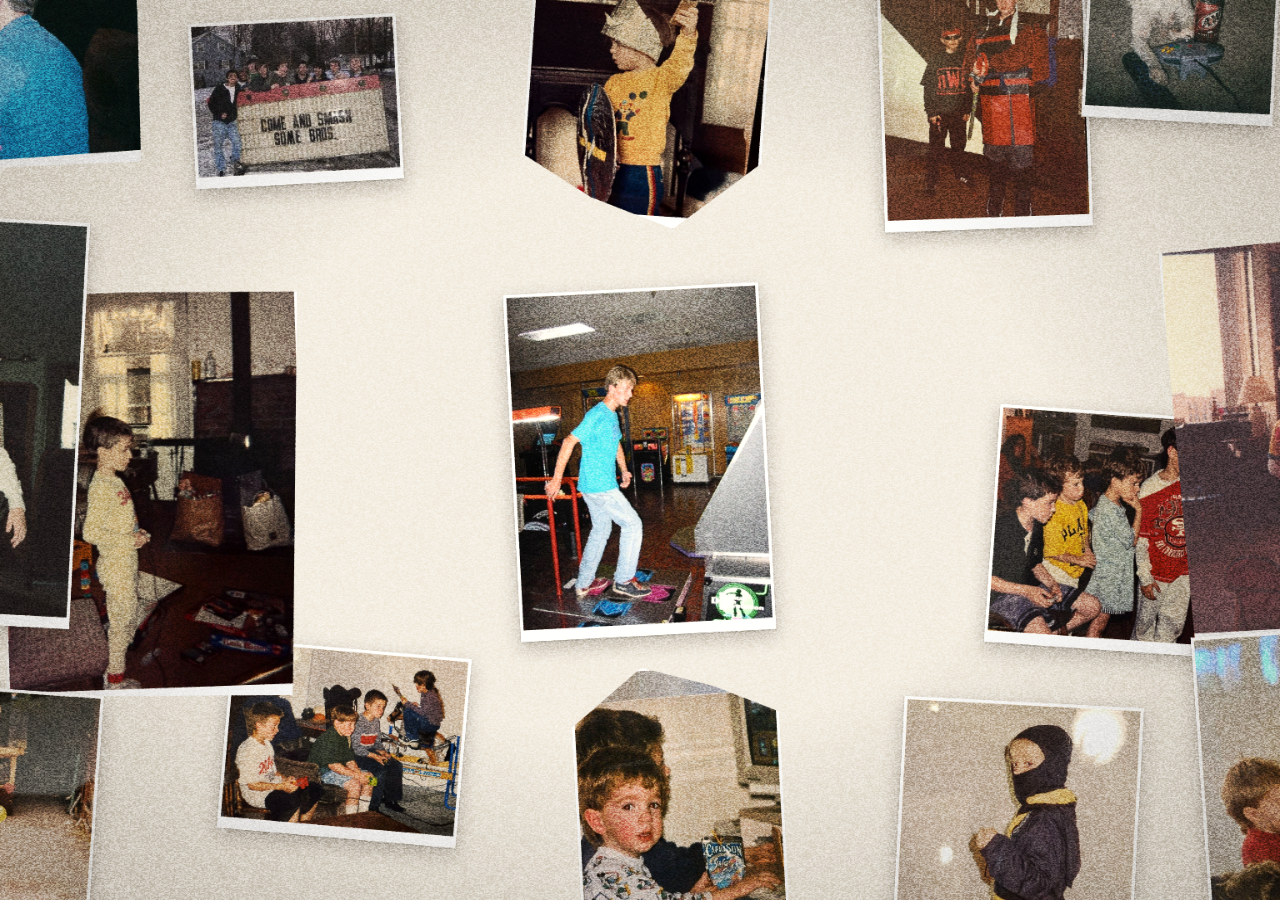
<file: collage-only.html>
<!DOCTYPE html>
<html lang="en">
<head>
  <meta charset="UTF-8" />
  <meta name="viewport" content="width=device-width, initial-scale=1.0" />
  <title>Supersaurus — Collage Background</title>
  <style>
    * { box-sizing: border-box; }
    html, body {
      margin: 0;
      padding: 0;
      background: #f4eee2;
      overflow: hidden;
      height: 100%;
      width: 100%;
      font-family: -apple-system, BlinkMacSystemFont, "Segoe UI", Roboto, sans-serif;
    }

    .collage-bg {
      position: fixed;
      inset: 0;
      overflow: hidden;
      pointer-events: none;
      z-index: 1;
    }
    /* Fixed-design stage: 1920x1080 reference, transform-scaled to cover iframe.
       Slots use % of stage so the composition keeps its proportions at any aspect. */
    .collage-stage {
      position: absolute;
      top: 50%;
      left: 50%;
      width: 1920px;
      height: 1080px;
      transform: translate(-50%, -50%) scale(var(--stage-scale, 1));
      transform-origin: center;
    }
    .collage-img {
      position: absolute;
      object-fit: cover;
      box-shadow:
        0 1px 2px rgba(0, 0, 0, 0.18),
        0 8px 22px rgba(40, 25, 10, 0.25);
      filter: sepia(0.18) saturate(1.05) contrast(1.02);
      background: #fff;
      padding: 4px 4px 14px 4px;
    }

    /* Montage drift wrapper: each slot cross-fades and slides slowly. */
    .collage-slot {
      position: absolute;
      animation: driftFade var(--dur, 22s) ease-in-out infinite;
      animation-delay: var(--dly, 0s);
      will-change: transform, opacity;
    }
    .collage-slot > .collage-img {
      position: static;
      left: auto;
      top: auto;
      width: 100%;
      display: block;
    }
    @keyframes driftFade {
      0%   { transform: translate(var(--dx0, -4vw), var(--dy0, 0));  opacity: 0; }
      15%  {                                                         opacity: 1; }
      85%  {                                                         opacity: 1; }
      100% { transform: translate(var(--dx1,  4vw), var(--dy1, 0));  opacity: 0; }
    }
    .collage-vignette {
      position: fixed;
      inset: 0;
      pointer-events: none;
      z-index: 2;
      background: radial-gradient(
        ellipse at center,
        transparent 45%,
        rgba(30, 20, 10, 0.25) 100%
      );
    }
    .film-grain {
      position: fixed;
      inset: 0;
      width: 100%;
      height: 100%;
      pointer-events: none;
      mix-blend-mode: overlay;
      opacity: 0.42;
      z-index: 3;
    }

    .chris-sweat {
      position: absolute;
      pointer-events: none;
      overflow: visible;
      z-index: 4;
    }
    .sweat-drop {
      position: absolute;
      left: var(--x, 30%);
      top: var(--y, 20%);
      width: calc(15px * var(--scale, 1));
      height: calc(22px * var(--scale, 1));
      opacity: 0;
      filter: drop-shadow(0 1px 1.5px rgba(0, 0, 0, 0.25));
      animation: drip 2.4s cubic-bezier(0.5, 0, 0.75, 0) infinite;
      animation-delay: var(--delay, 0s);
    }
    .sweat-drop--splash {
      animation-name: dripSplash;
      animation-timing-function: linear;
      transform-origin: 50% 100%;
    }
    @keyframes drip {
      0%   { transform: translateY(0) scale(0.4);  opacity: 0; }
      12%  { transform: translateY(2px) scale(0.8); opacity: 0.5; }
      25%  { transform: translateY(6px) scale(1);   opacity: 1; }
      70%  { transform: translateY(195px) scale(1); opacity: 1; }
      100% { transform: translateY(280px) scale(1.2); opacity: 0; }
    }
    @keyframes dripSplash {
      0%   { transform: translateY(0) scale(0.4);                        opacity: 0; }
      10%  { transform: translateY(2px) scale(0.8);                      opacity: 0.5; }
      20%  { transform: translateY(6px) scale(1);                        opacity: 1; }
      62%  { transform: translateY(195px) scale(1);                      opacity: 1; }
      68%  { transform: translateY(195px) scaleX(2.2) scaleY(0.25);      opacity: 1; }
      78%  { transform: translateY(195px) scaleX(1.6) scaleY(0.35);      opacity: 0.6; }
      100% { transform: translateY(195px) scaleX(0.9) scaleY(0.15);      opacity: 0; }
    }

    .sweat-ripple {
      position: absolute;
      left: var(--x, 30%);
      top: calc(var(--y, 50%) + 195px);
      width: calc(20px * var(--scale, 1));
      height: calc(7px * var(--scale, 1));
      opacity: 0;
      transform: translate(-50%, -50%) scale(0.3);
      animation: ripple 2.4s linear infinite;
      animation-delay: var(--delay, 0s);
      pointer-events: none;
      margin-left: calc(15px * var(--scale, 1) * 0.5);
      margin-top: calc(22px * var(--scale, 1));
    }
    @keyframes ripple {
      0%, 60% { transform: translate(-50%, -50%) scale(0.3); opacity: 0; }
      68%     { transform: translate(-50%, -50%) scale(0.5); opacity: 0.9; }
      82%     { transform: translate(-50%, -50%) scale(1.1); opacity: 0.4; }
      100%    { transform: translate(-50%, -50%) scale(1.7); opacity: 0; }
    }
  </style>
</head>
<body>
  <div class="collage-bg" id="collageBg" aria-hidden="true"></div>
  <canvas class="film-grain" id="filmGrain" aria-hidden="true"></canvas>
  <div class="collage-vignette" aria-hidden="true"></div>

  <script src="collage.js"></script>
  <script src="iframe-scroll-forward.js"></script>
</body>
</html>
</file>
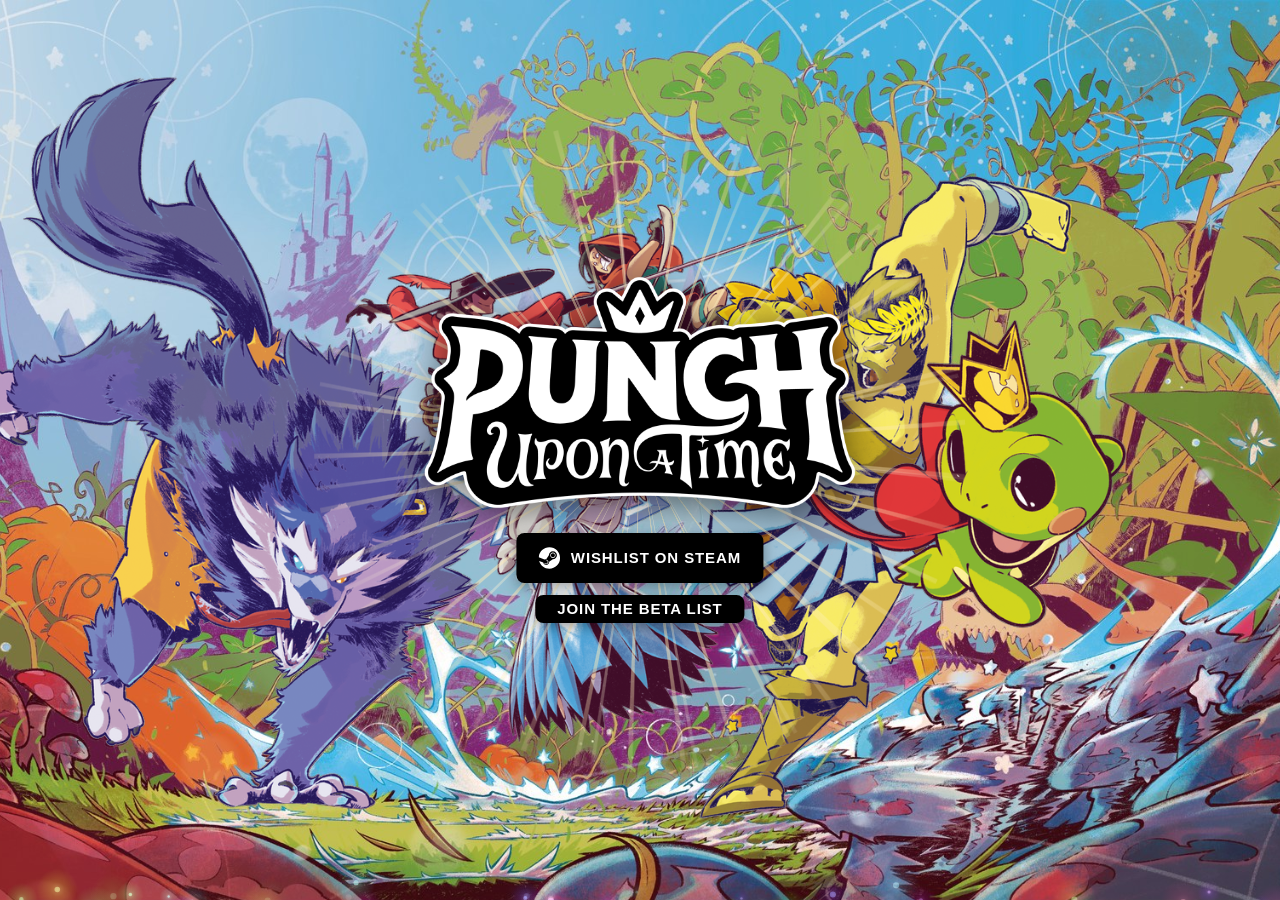
<file: hero-layered.html>
<!DOCTYPE html>
<html lang="en">
<head>
  <meta charset="UTF-8" />
  <meta name="viewport" content="width=device-width, initial-scale=1.0" />
  <title>Supersaurus</title>
  <link rel="stylesheet" href="styles.css" />
</head>
<body>
  <section class="hero" id="hero" aria-label="Hero">
    <img
      src="images/hero/composite.jpg"
      alt="Supersaurus hero composition"
      class="hero-image"
      id="heroImage"
    />
    <canvas class="hero-canvas" id="heroCanvas" aria-hidden="true"></canvas>
    <canvas class="ember-canvas" id="emberCanvas" aria-hidden="true"></canvas>
    <div class="intro-splash" id="introSplash" aria-hidden="true">
      <img src="images/supersaurus.gif" alt="" id="introGif" />
    </div>
    <div class="hero-logo-wrap" id="heroLogoWrap">
      <div class="hero-rays" aria-hidden="true">
        <div class="hero-rays-layer hero-rays-a"></div>
        <div class="hero-rays-layer hero-rays-b"></div>
      </div>
      <img
        src="images/library_logo_transparent.png"
        alt="Punch Upon A Time"
        class="hero-logo"
        id="heroLogo"
      />
      <div class="hero-cta-row">
        <a class="hero-cta" href="https://store.steampowered.com/app/4485570/Punch_Upon_a_Time/?beta=0" target="_blank" rel="noopener noreferrer">
          <svg class="hero-cta-icon" viewBox="0 0 496 512" aria-hidden="true" focusable="false">
            <path fill="currentColor" d="M496 256c0 137-111.2 248-248.4 248-113.8 0-209.6-76.3-239-180.4l95.2 39.3c6.4 32.1 34.9 56.4 68.9 56.4 39.2 0 71.9-32.4 70.2-73.5l84.5-60.2c52.1 1.3 95.8-40.9 95.8-93.5 0-51.6-42-93.5-93.7-93.5s-93.7 42-93.7 93.5v1.2L176.6 279c-15.5-.9-30.7 3.4-43.5 12.1L0 236.1C10.2 108.4 117.1 8 247.6 8 384.8 8 496 119 496 256zM155.7 384.3l-30.5-12.6a52.79 52.79 0 0 0 27.2 25.8c26.9 11.2 57.8-1.6 69-28.4 5.4-13 5.5-27.3.1-40.3-5.4-13-15.5-23.2-28.5-28.6-12.9-5.4-26.7-5.2-38.9-.6l31.5 13c19.8 8.2 29.2 30.9 20.9 50.7-8.3 19.9-31 29.2-50.8 21zm173.8-129.9c-34.4 0-62.4-28-62.4-62.3s28-62.3 62.4-62.3 62.4 28 62.4 62.3-27.9 62.3-62.4 62.3zm.1-15.6c25.9 0 46.9-21 46.9-46.8 0-25.9-21-46.8-46.9-46.8s-46.9 21-46.9 46.8c.1 25.8 21.1 46.8 46.9 46.8z"/>
          </svg>
          <span>Wishlist on Steam</span>
        </a>
        <a class="hero-cta" href="https://store.steampowered.com/" target="_blank" rel="noopener noreferrer">
          <span>Join the Beta List</span>
        </a>
      </div>
    </div>
  </section>

  <script src="intro-splash.js"></script>
  <script src="hero-layered.js"></script>
  <script src="ember-particles.js"></script>
  <script src="iframe-scroll-forward.js"></script>
</body>
</html>
</file>
<file: styles.css>
:root {
  --bar-height: 64px;
  --bar-bg: #000;
  --bar-fg: #fff;
  --accent: #ffffff;
  --logo-size: 40px;
}

* {
  box-sizing: border-box;
}

html,
body {
  margin: 0;
  padding: 0;
  background: #fff;
  color: #fff;
  font-family: -apple-system, BlinkMacSystemFont, "Segoe UI", Roboto, Helvetica,
    Arial, sans-serif;
  overflow: hidden;
  height: 100%;
}

.hero {
  position: relative;
  width: 100%;
  height: 100%;
  line-height: 0;
  overflow: hidden;
  background: #fff;
  animation: hero-screenshake 0.55s cubic-bezier(0.36, 0.07, 0.19, 0.97) 4.5s both;
}

.intro-splash {
  position: fixed;
  top: 50%;
  left: 50%;
  width: 300px;
  height: 300px;
  border-radius: 50%;
  overflow: hidden;
  transform: translate(-50%, -50%) scale(0);
  z-index: 100;
  background: #fff;
  box-shadow: none;
  animation: splash-iris-up 0.7s cubic-bezier(0.34, 1.56, 0.64, 1) both;
}

.intro-splash img {
  width: 100%;
  height: 100%;
  object-fit: cover;
  display: block;
}

.intro-splash.flying {
  animation: none;
  box-shadow: none;
}

.intro-splash.done {
  opacity: 0;
  pointer-events: none;
  transition: opacity 0.25s ease-out;
}

@keyframes splash-iris-up {
  0% {
    transform: translate(-50%, -50%) scale(0);
    opacity: 0;
  }
  60% {
    opacity: 1;
  }
  100% {
    transform: translate(-50%, -50%) scale(1);
    opacity: 1;
  }
}

@media (max-width: 640px) {
  .intro-splash {
    width: 220px;
    height: 220px;
  }
}

@keyframes hero-screenshake {
  0%   { transform: translate(0, 0); }
  8%   { transform: translate(-9px, -6px); }
  18%  { transform: translate(8px, 5px); }
  28%  { transform: translate(-7px, 6px); }
  38%  { transform: translate(5px, -5px); }
  48%  { transform: translate(-4px, 3px); }
  60%  { transform: translate(3px, -2px); }
  72%  { transform: translate(-2px, 1px); }
  85%  { transform: translate(1px, -1px); }
  100% { transform: translate(0, 0); }
}

.hero-image {
  position: absolute;
  inset: 0;
  display: block;
  width: 100%;
  height: 100%;
  object-fit: cover;
  visibility: hidden;
}

.hero-canvas {
  position: absolute;
  display: none;
  pointer-events: none;
}

.hero.parallax-active .hero-canvas {
  display: block;
  transform-origin: center;
  animation: hero-bg-reveal 1.1s cubic-bezier(0.22, 1, 0.36, 1) 2.55s both;
}

.hero.fallback-mode .hero-image {
  visibility: visible;
  transform-origin: center;
  animation: hero-bg-reveal 1.1s cubic-bezier(0.22, 1, 0.36, 1) 2.55s both;
}

@keyframes hero-bg-reveal {
  0%   { opacity: 0; transform: scale(1.1); }
  100% { opacity: 1; transform: scale(1); }
}

.ember-canvas {
  position: absolute;
  inset: 0;
  width: 100%;
  height: 100%;
  pointer-events: none;
  mix-blend-mode: screen;
  opacity: 0;
  animation: hero-fadein 1.2s ease-out 3.85s forwards;
}

@keyframes hero-fadein {
  to { opacity: 1; }
}

.hero-logo-wrap {
  position: absolute;
  top: 30%;
  left: 50%;
  width: 34%;
  max-width: 520px;
  transform: translateX(-50%);
  pointer-events: none;
  z-index: 3;
}

.hero-logo-wrap::after {
  content: "";
  position: absolute;
  top: 50%;
  left: 50%;
  width: 180%;
  aspect-ratio: 1;
  border-radius: 50%;
  background: radial-gradient(
    circle,
    rgba(255, 245, 215, 0.9) 0%,
    rgba(255, 225, 160, 0.55) 22%,
    rgba(255, 200, 100, 0.15) 45%,
    transparent 70%
  );
  transform: translate(-50%, -50%) scale(0);
  opacity: 0;
  pointer-events: none;
  z-index: 1;
  mix-blend-mode: screen;
  animation: hero-logo-flash 1.5s ease-out 3.8s both;
}

@keyframes hero-logo-flash {
  0%   { transform: translate(-50%, -50%) scale(0);   opacity: 0; }
  20%  { transform: translate(-50%, -50%) scale(1.1); opacity: 1; }
  100% { transform: translate(-50%, -50%) scale(2.0); opacity: 0; }
}

.hero-rays {
  position: absolute;
  left: 50%;
  top: 50%;
  width: 150%;
  aspect-ratio: 1 / 1;
  transform: translate(-50%, -50%);
  pointer-events: none;
  z-index: 1;
  mix-blend-mode: screen;
  -webkit-mask-image: radial-gradient(
    circle,
    transparent 0%,
    black 18%,
    black 45%,
    transparent 82%
  );
  mask-image: radial-gradient(
    circle,
    transparent 0%,
    black 18%,
    black 45%,
    transparent 82%
  );
}

.hero-rays-layer {
  position: absolute;
  inset: 0;
  border-radius: 50%;
}

.hero-rays-a {
  background: repeating-conic-gradient(
    from 0deg,
    transparent 0deg,
    transparent 8.4deg,
    rgba(255, 235, 185, 0.5) 8.7deg,
    rgba(255, 235, 185, 0.5) 9.3deg,
    transparent 9.6deg
  );
  animation: hero-rays-spin-a 90s linear infinite;
}

.hero-rays-b {
  background: repeating-conic-gradient(
    from 4deg,
    transparent 0deg,
    transparent 17.5deg,
    rgba(255, 245, 215, 0.4) 17.8deg,
    rgba(255, 245, 215, 0.4) 18.2deg,
    transparent 18.5deg
  );
  animation: hero-rays-spin-b 160s linear infinite reverse;
  opacity: 0.9;
}

@keyframes hero-rays-spin-a {
  from { transform: rotate(0deg); }
  to   { transform: rotate(360deg); }
}

@keyframes hero-rays-spin-b {
  from { transform: rotate(0deg); }
  to   { transform: rotate(360deg); }
}

.hero-logo {
  position: relative;
  display: block;
  width: 100%;
  height: auto;
  z-index: 2;
  filter: drop-shadow(0 6px 18px rgba(0, 0, 0, 0.55));
  opacity: 0;
  animation: hero-logo-explode 1.35s cubic-bezier(0.16, 1, 0.3, 1) 3.75s both;
  transform-origin: center;
}

@keyframes hero-logo-explode {
  0% {
    opacity: 0;
    transform: scale(0.15) rotate(-12deg);
    filter: drop-shadow(0 6px 18px rgba(0, 0, 0, 0.55)) blur(16px);
  }
  40% {
    opacity: 1;
    filter: drop-shadow(0 6px 18px rgba(0, 0, 0, 0.55)) blur(0);
  }
  60% {
    transform: scale(1.16) rotate(6deg);
  }
  78% {
    transform: scale(0.94) rotate(-2deg);
  }
  92% {
    transform: scale(1.03) rotate(1deg);
  }
  100% {
    opacity: 1;
    transform: scale(1) rotate(0deg);
    filter: drop-shadow(0 6px 18px rgba(0, 0, 0, 0.55)) blur(0);
  }
}

.hero-rays {
  opacity: 0;
  animation: hero-fadein 1s ease-out 4.05s forwards;
}

.hero-cta-row {
  position: relative;
  z-index: 3;
  display: flex;
  flex-wrap: wrap;
  justify-content: center;
  gap: 12px;
  margin-top: 18px;
  pointer-events: auto;
  opacity: 0;
  animation: hero-fadein 0.55s ease-out 5.15s forwards;
}

.hero-cta {
  display: inline-flex;
  align-items: center;
  gap: 10px;
  padding: 14px 22px;
  background: #000;
  color: #fff;
  text-decoration: none;
  font-size: 15px;
  font-weight: 600;
  letter-spacing: 0.06em;
  text-transform: uppercase;
  border-radius: 8px;
  white-space: nowrap;
  flex-shrink: 0;
  transition: transform 0.15s ease, box-shadow 0.15s ease;
  box-shadow: 0 4px 14px rgba(0, 0, 0, 0.35);
}

.hero-cta:hover,
.hero-cta:focus-visible {
  transform: translateY(-2px);
  box-shadow: 0 8px 22px rgba(0, 0, 0, 0.5);
  outline: none;
}

.hero-cta-icon {
  width: 22px;
  height: 22px;
  color: #fff;
  flex-shrink: 0;
}

@media (max-width: 640px) {
  .hero-cta {
    padding: 12px 18px;
    font-size: 13px;
  }
  .hero-cta-icon {
    width: 18px;
    height: 18px;
  }
}

@media (max-width: 640px) {
  .hero-logo-wrap {
    width: 80%;
  }
}

@media (prefers-reduced-motion: reduce) {
  .hero,
  .hero.parallax-active .hero-canvas,
  .hero.fallback-mode .hero-image,
  .ember-canvas,
  .hero-rays,
  .hero-logo,
  .hero-logo-wrap::after {
    animation: none !important;
    opacity: 1 !important;
    transform: translate(-50%, -50%) scale(0) !important;
  }
  .hero-logo {
    transform: none !important;
  }
  .hero-logo-wrap::after {
    display: none;
  }
  .hero-cta-row {
    animation: none !important;
    opacity: 1 !important;
    transform: none !important;
  }
}
</file>
